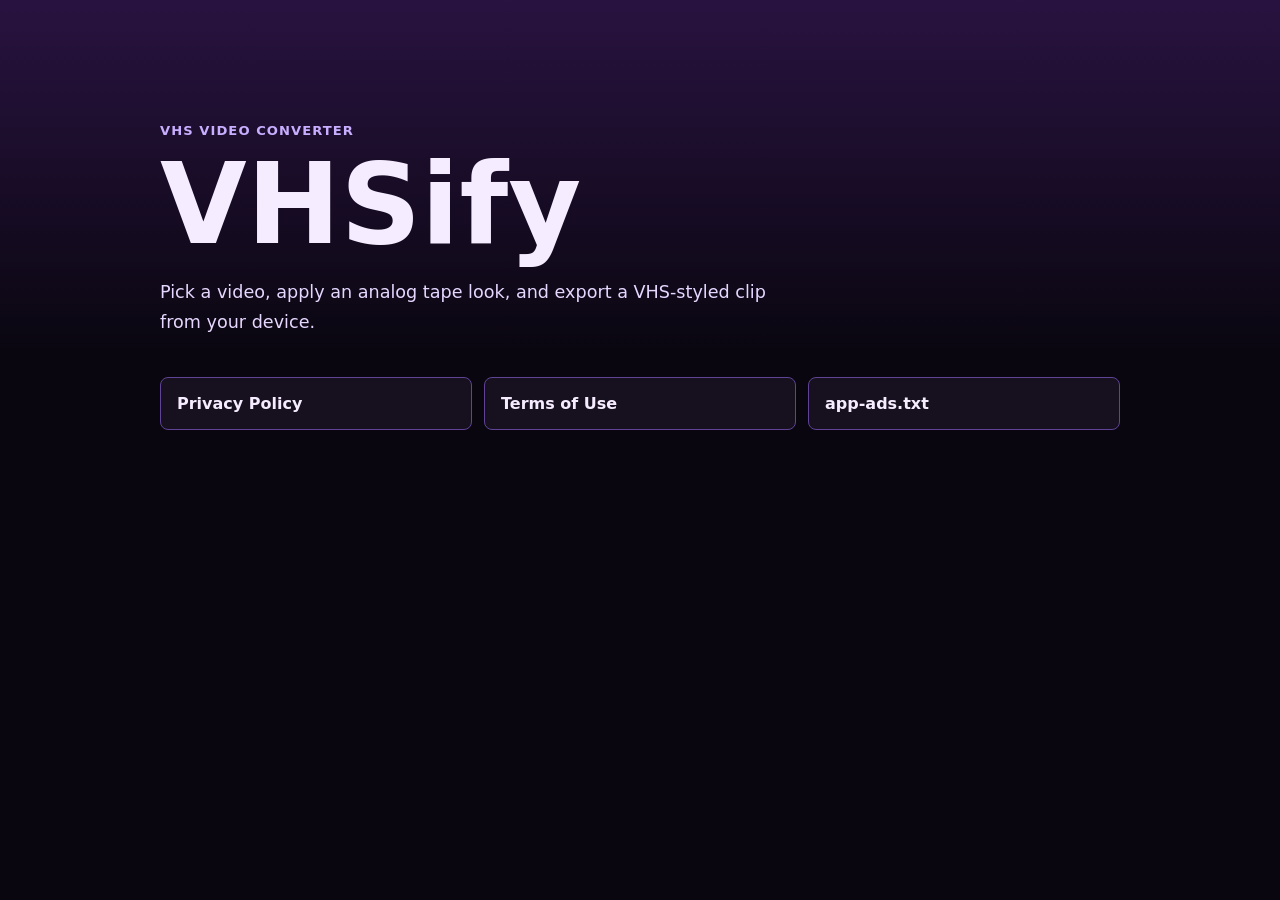
<file: index.html>
<!doctype html>
<html lang="en">
  <head>
    <meta charset="utf-8" />
    <meta name="viewport" content="width=device-width, initial-scale=1" />
    <title>VHSify</title>
    <meta
      name="description"
      content="VHSify converts videos into VHS-style clips on device."
    />
    <link rel="stylesheet" href="./styles.css" />
  </head>
  <body>
    <main class="shell">
      <section class="hero">
        <p class="eyebrow">VHS video converter</p>
        <h1>VHSify</h1>
        <p>
          Pick a video, apply an analog tape look, and export a VHS-styled clip
          from your device.
        </p>
      </section>

      <section class="links" aria-label="Legal and advertising files">
        <a href="./privacy.html">Privacy Policy</a>
        <a href="./terms.html">Terms of Use</a>
        <a href="./app-ads.txt">app-ads.txt</a>
      </section>
    </main>
  </body>
</html>
</file>
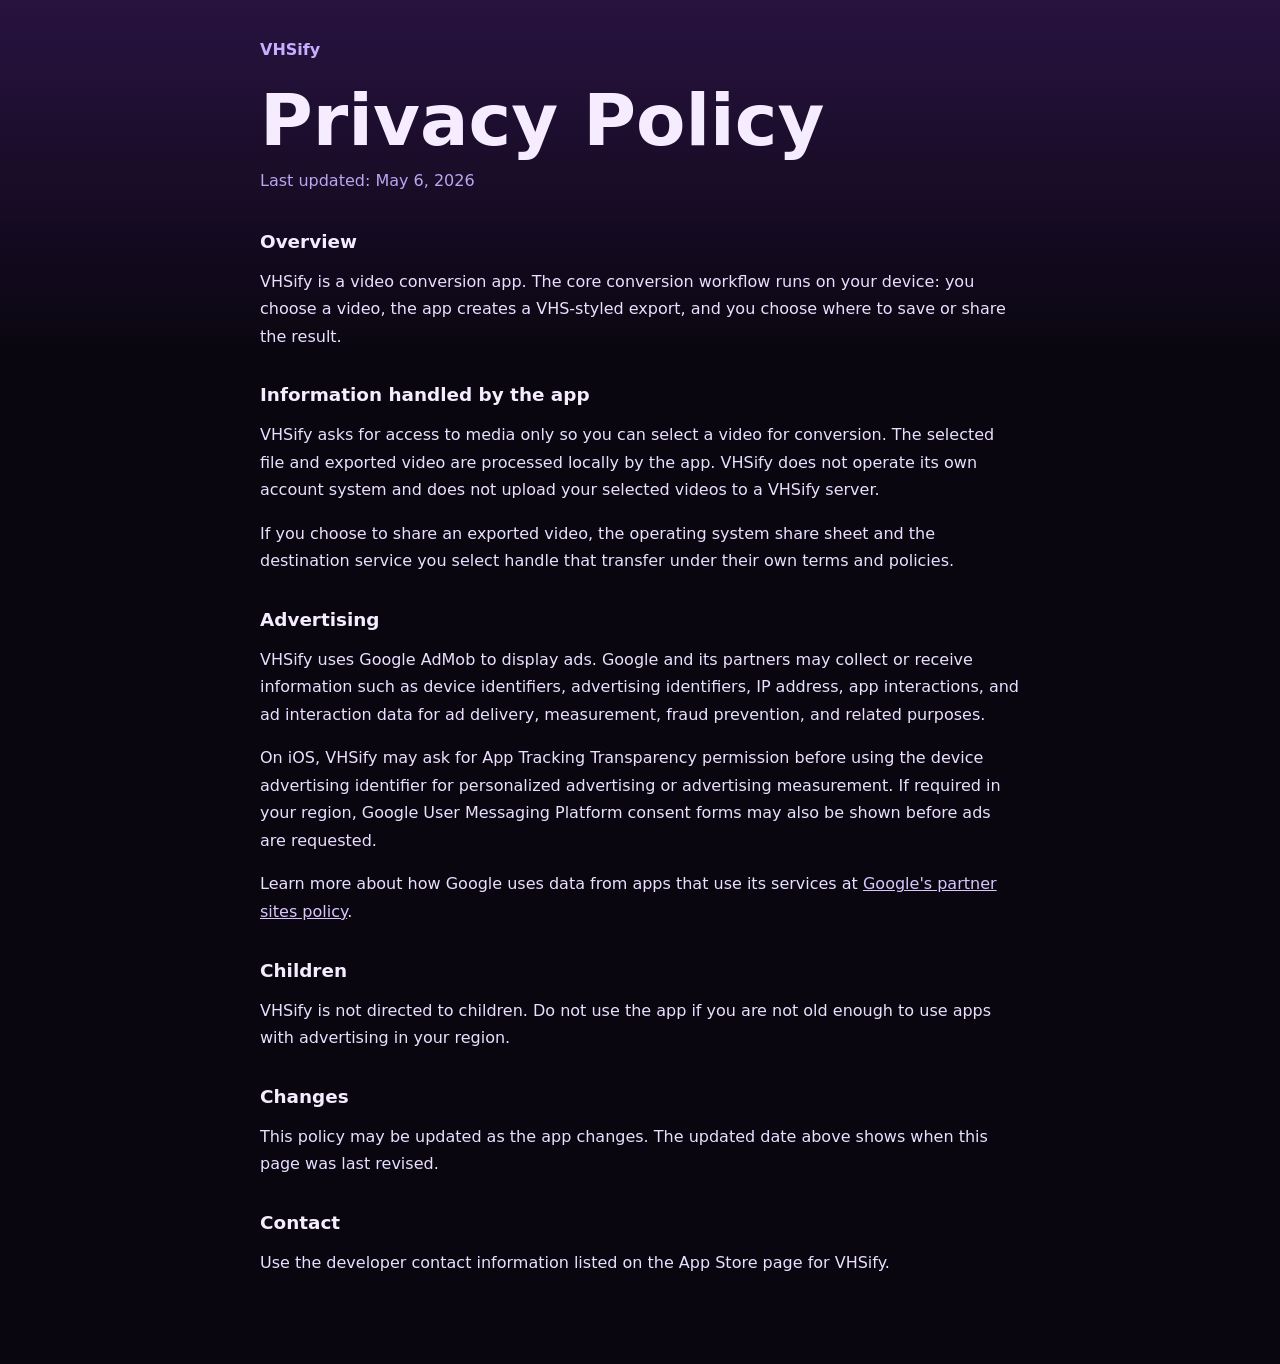
<file: privacy.html>
<!doctype html>
<html lang="en">
  <head>
    <meta charset="utf-8" />
    <meta name="viewport" content="width=device-width, initial-scale=1" />
    <title>Privacy Policy | VHSify</title>
    <meta
      name="description"
      content="Privacy Policy for the VHSify mobile app."
    />
    <link rel="stylesheet" href="./styles.css" />
  </head>
  <body>
    <main class="document">
      <a class="back-link" href="./index.html">VHSify</a>
      <h1>Privacy Policy</h1>
      <p class="updated">Last updated: May 6, 2026</p>

      <h2>Overview</h2>
      <p>
        VHSify is a video conversion app. The core conversion workflow runs on
        your device: you choose a video, the app creates a VHS-styled export,
        and you choose where to save or share the result.
      </p>

      <h2>Information handled by the app</h2>
      <p>
        VHSify asks for access to media only so you can select a video for
        conversion. The selected file and exported video are processed locally
        by the app. VHSify does not operate its own account system and does not
        upload your selected videos to a VHSify server.
      </p>
      <p>
        If you choose to share an exported video, the operating system share
        sheet and the destination service you select handle that transfer under
        their own terms and policies.
      </p>

      <h2>Advertising</h2>
      <p>
        VHSify uses Google AdMob to display ads. Google and its partners may
        collect or receive information such as device identifiers, advertising
        identifiers, IP address, app interactions, and ad interaction data for
        ad delivery, measurement, fraud prevention, and related purposes.
      </p>
      <p>
        On iOS, VHSify may ask for App Tracking Transparency permission before
        using the device advertising identifier for personalized advertising or
        advertising measurement. If required in your region, Google User
        Messaging Platform consent forms may also be shown before ads are
        requested.
      </p>
      <p>
        Learn more about how Google uses data from apps that use its services at
        <a href="https://policies.google.com/technologies/partner-sites"
          >Google's partner sites policy</a
        >.
      </p>

      <h2>Children</h2>
      <p>
        VHSify is not directed to children. Do not use the app if you are not
        old enough to use apps with advertising in your region.
      </p>

      <h2>Changes</h2>
      <p>
        This policy may be updated as the app changes. The updated date above
        shows when this page was last revised.
      </p>

      <h2>Contact</h2>
      <p>
        Use the developer contact information listed on the App Store page for
        VHSify.
      </p>
    </main>
  </body>
</html>
</file>
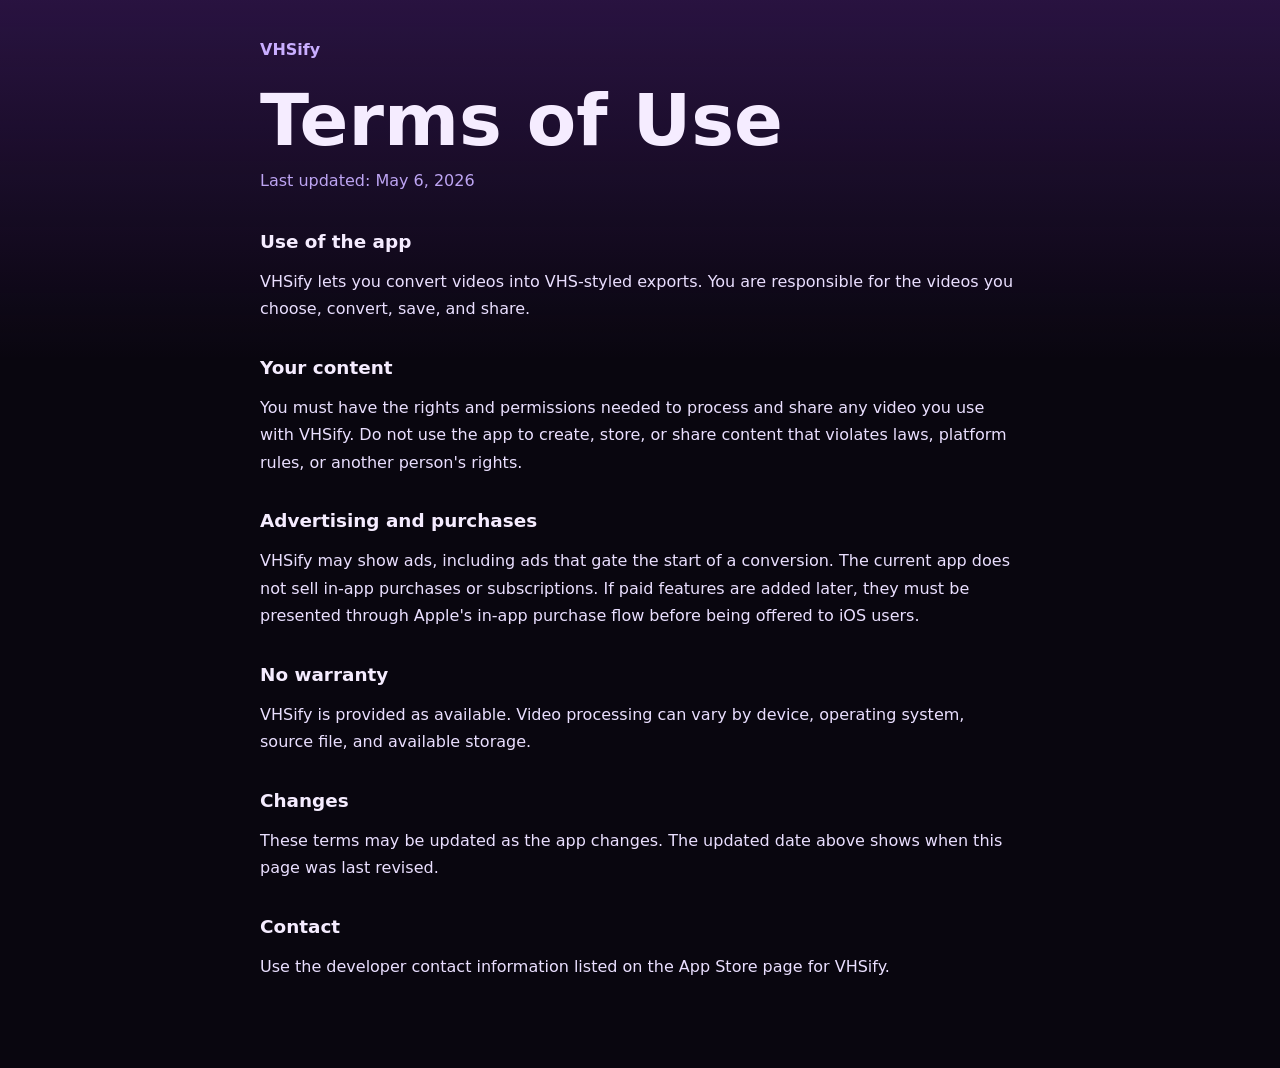
<file: terms.html>
<!doctype html>
<html lang="en">
  <head>
    <meta charset="utf-8" />
    <meta name="viewport" content="width=device-width, initial-scale=1" />
    <title>Terms of Use | VHSify</title>
    <meta name="description" content="Terms of Use for the VHSify mobile app." />
    <link rel="stylesheet" href="./styles.css" />
  </head>
  <body>
    <main class="document">
      <a class="back-link" href="./index.html">VHSify</a>
      <h1>Terms of Use</h1>
      <p class="updated">Last updated: May 6, 2026</p>

      <h2>Use of the app</h2>
      <p>
        VHSify lets you convert videos into VHS-styled exports. You are
        responsible for the videos you choose, convert, save, and share.
      </p>

      <h2>Your content</h2>
      <p>
        You must have the rights and permissions needed to process and share any
        video you use with VHSify. Do not use the app to create, store, or share
        content that violates laws, platform rules, or another person's rights.
      </p>

      <h2>Advertising and purchases</h2>
      <p>
        VHSify may show ads, including ads that gate the start of a conversion.
        The current app does not sell in-app purchases or subscriptions. If paid
        features are added later, they must be presented through Apple's in-app
        purchase flow before being offered to iOS users.
      </p>

      <h2>No warranty</h2>
      <p>
        VHSify is provided as available. Video processing can vary by device,
        operating system, source file, and available storage.
      </p>

      <h2>Changes</h2>
      <p>
        These terms may be updated as the app changes. The updated date above
        shows when this page was last revised.
      </p>

      <h2>Contact</h2>
      <p>
        Use the developer contact information listed on the App Store page for
        VHSify.
      </p>
    </main>
  </body>
</html>
</file>
<file: styles.css>
:root {
  color-scheme: dark;
  font-family:
    Inter, ui-sans-serif, system-ui, -apple-system, BlinkMacSystemFont, "Segoe UI",
    sans-serif;
  background: #09060f;
  color: #f5ecff;
}

* {
  box-sizing: border-box;
}

body {
  margin: 0;
  min-height: 100vh;
  background:
    linear-gradient(180deg, rgba(79, 34, 124, 0.45), rgba(9, 6, 15, 0) 360px),
    #09060f;
}

a {
  color: #d9c6ff;
}

.shell {
  width: min(960px, calc(100% - 32px));
  margin: 0 auto;
  padding: 64px 0;
}

.hero {
  padding: 56px 0 40px;
}

.eyebrow {
  margin: 0 0 10px;
  color: #c9aeff;
  font-size: 0.82rem;
  font-weight: 700;
  letter-spacing: 0.08em;
  text-transform: uppercase;
}

h1 {
  margin: 0;
  font-size: clamp(3rem, 12vw, 7rem);
  line-height: 0.92;
}

.hero p:not(.eyebrow) {
  max-width: 620px;
  margin: 22px 0 0;
  color: #e6d7ff;
  font-size: 1.1rem;
  line-height: 1.7;
}

.links {
  display: grid;
  grid-template-columns: repeat(auto-fit, minmax(180px, 1fr));
  gap: 12px;
}

.links a {
  display: block;
  border: 1px solid #5f4395;
  border-radius: 8px;
  padding: 16px;
  background: #17111f;
  color: #f5ecff;
  font-weight: 700;
  text-decoration: none;
}

.document {
  width: min(760px, calc(100% - 32px));
  margin: 0 auto;
  padding: 40px 0 72px;
}

.back-link {
  display: inline-block;
  margin-bottom: 28px;
  color: #c9aeff;
  font-weight: 700;
  text-decoration: none;
}

.document h1 {
  font-size: clamp(2.4rem, 9vw, 4.5rem);
}

.updated {
  margin: 14px 0 36px;
  color: #bda4f2;
}

h2 {
  margin: 34px 0 10px;
  font-size: 1.15rem;
}

p {
  color: #eadfff;
  line-height: 1.72;
}
</file>
